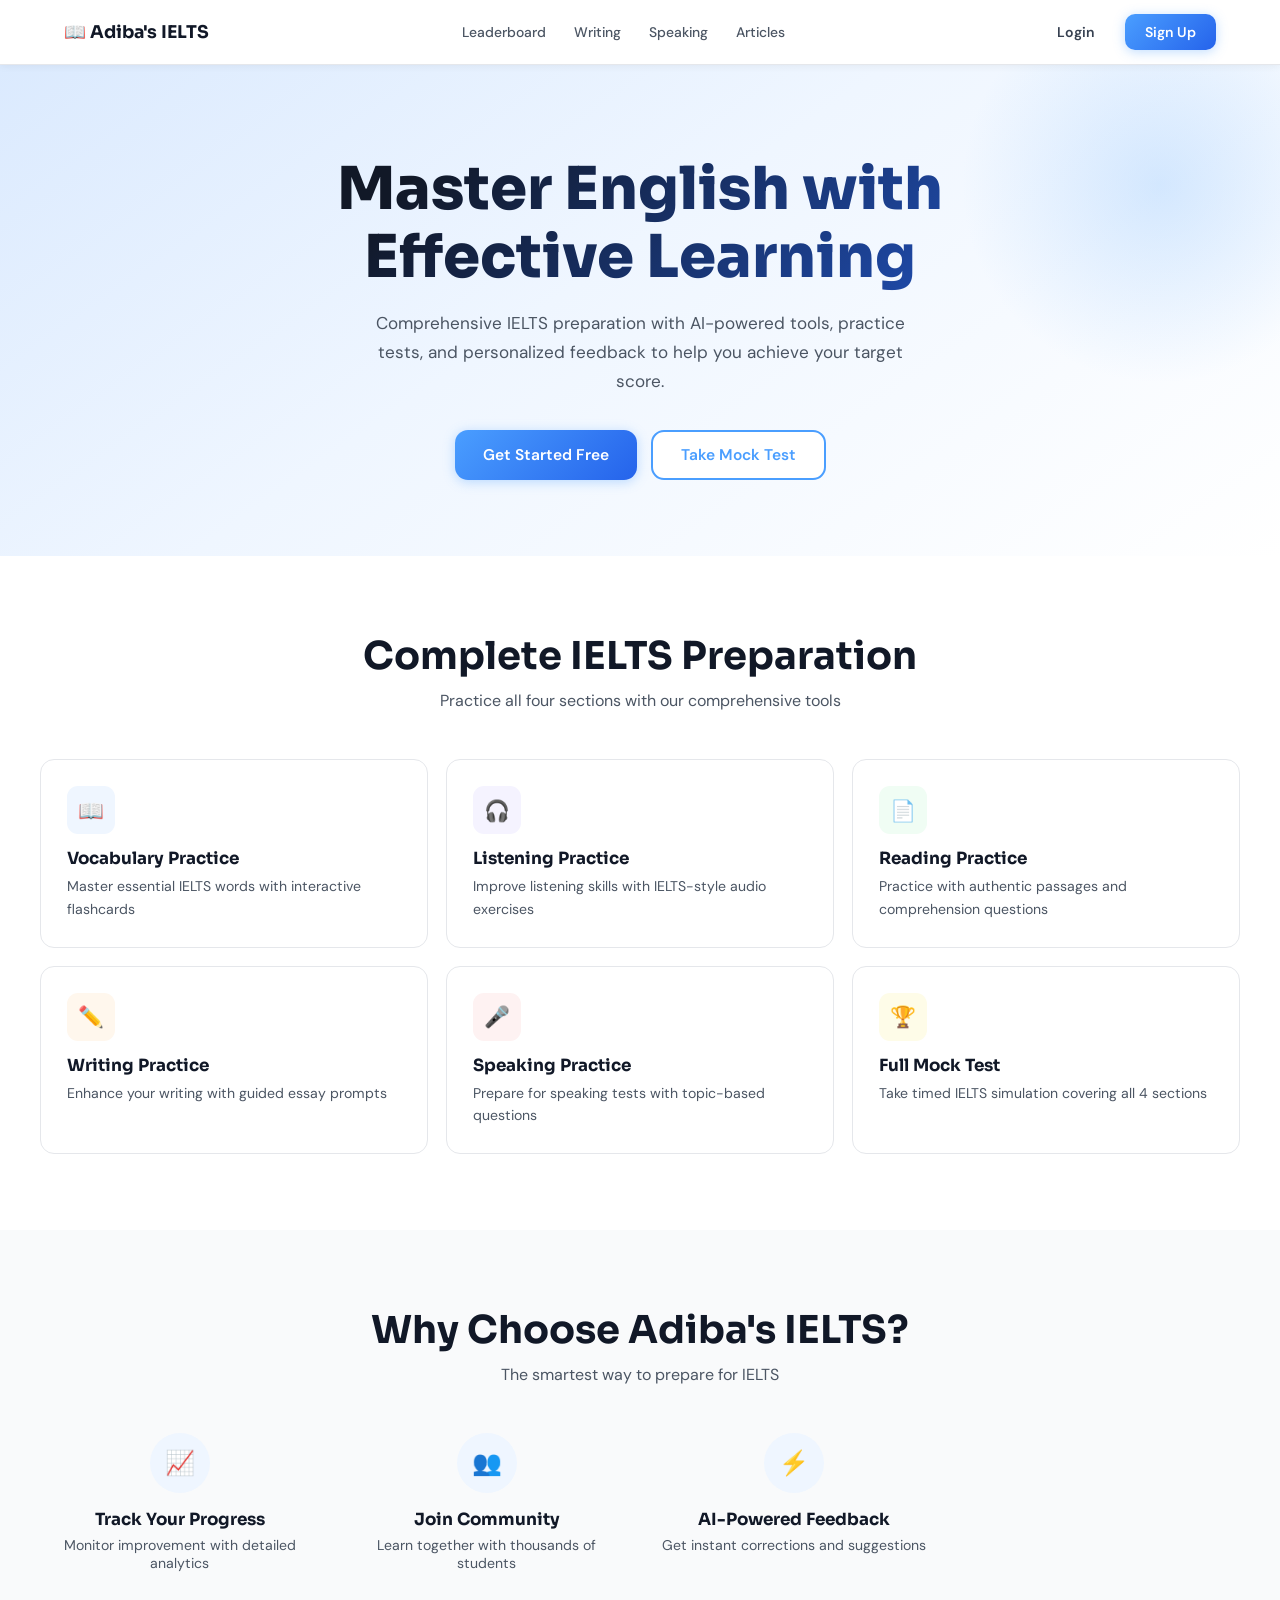
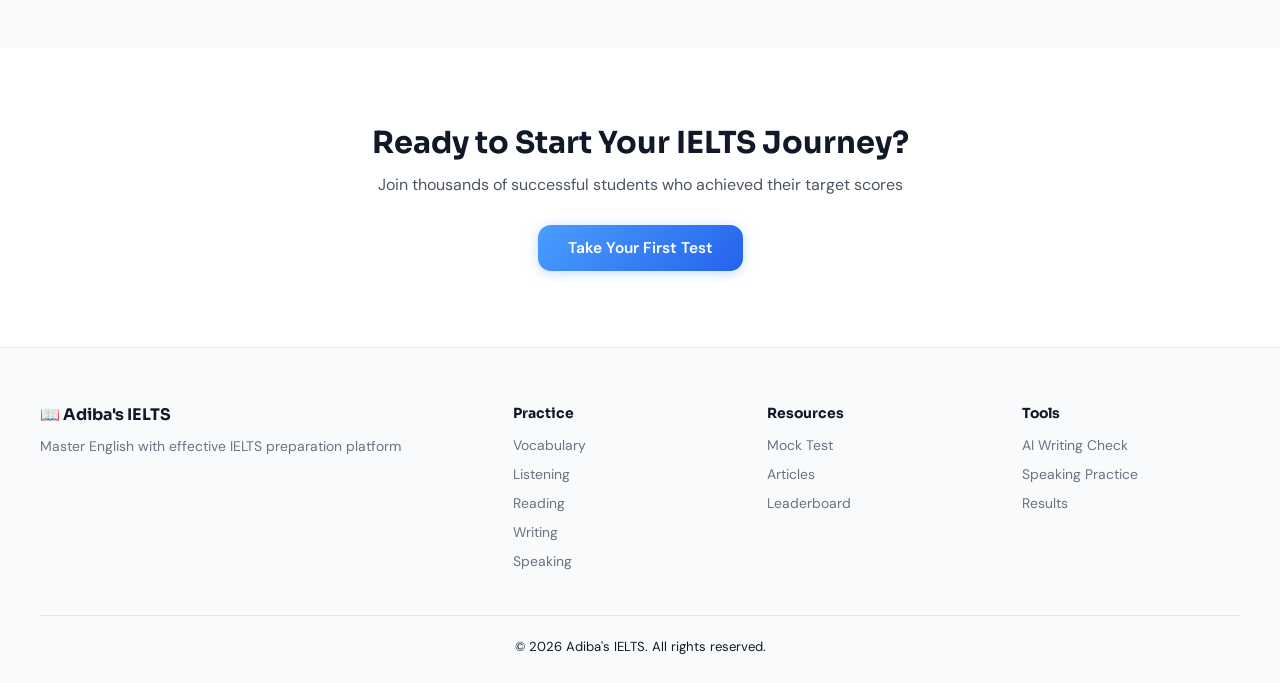
<file: index.html>
<!DOCTYPE html>
<html lang="en">
<head>
  <meta charset="UTF-8"/>
  <meta name="viewport" content="width=device-width,initial-scale=1.0"/>
  <title>Adiba's IELTS – Master English</title>
  <link href="https://fonts.googleapis.com/css2?family=Sora:wght@400;600;700;800&family=DM+Sans:wght@400;500;600&display=swap" rel="stylesheet"/>
  <link rel="stylesheet" href="style.css"/>
</head>
<body>

<!-- ═══════════════════════ NAV ═══════════════════════ -->
<nav>
  <div class="nav-inner">
    <div class="nav-logo" onclick="go('home')">📖 Adiba's IELTS</div>
    <div class="nav-links">
      <a onclick="go('leaderboard')">Leaderboard</a>
      <a onclick="go('writing')">Writing</a>
      <a onclick="go('speaking')">Speaking</a>
      <a onclick="go('articles')">Articles</a>
    </div>
    <div class="nav-auth" id="nav-auth">
      <span class="btn btn-ghost" onclick="go('login')">Login</span>
      <span class="btn btn-primary" onclick="go('signup')">Sign Up</span>
    </div>
  </div>
</nav>

<!-- ═══════════════════════ HOME ═══════════════════════ -->
<div id="pg-home" class="page active">
  <section class="hero">
    <h1>Master English with<br>Effective Learning</h1>
    <p>Comprehensive IELTS preparation with AI-powered tools, practice tests, and personalized feedback to help you achieve your target score.</p>
    <div class="hero-btns">
      <span class="btn btn-primary" onclick="go('signup')">Get Started Free</span>
      <span class="btn btn-outline" onclick="go('mock')">Take Mock Test</span>
    </div>
  </section>

  <section class="section">
    <div class="section-inner">
      <div class="sec-hdr">
        <h2>Complete IELTS Preparation</h2>
        <p>Practice all four sections with our comprehensive tools</p>
      </div>
      <div class="features-grid">
        <div class="feat-card" onclick="go('vocabulary')">
          <div class="feat-icon" style="background:#eff6ff">📖</div>
          <h3>Vocabulary Practice</h3>
          <p>Master essential IELTS words with interactive flashcards</p>
        </div>
        <div class="feat-card" onclick="go('listening')">
          <div class="feat-icon" style="background:#f5f3ff">🎧</div>
          <h3>Listening Practice</h3>
          <p>Improve listening skills with IELTS-style audio exercises</p>
        </div>
        <div class="feat-card" onclick="go('reading')">
          <div class="feat-icon" style="background:#f0fdf4">📄</div>
          <h3>Reading Practice</h3>
          <p>Practice with authentic passages and comprehension questions</p>
        </div>
        <div class="feat-card" onclick="go('writing')">
          <div class="feat-icon" style="background:#fff7ed">✏️</div>
          <h3>Writing Practice</h3>
          <p>Enhance your writing with guided essay prompts</p>
        </div>
        <div class="feat-card" onclick="go('speaking')">
          <div class="feat-icon" style="background:#fef2f2">🎤</div>
          <h3>Speaking Practice</h3>
          <p>Prepare for speaking tests with topic-based questions</p>
        </div>
        <div class="feat-card" onclick="go('mock')">
          <div class="feat-icon" style="background:#fefce8">🏆</div>
          <h3>Full Mock Test</h3>
          <p>Take timed IELTS simulation covering all 4 sections</p>
        </div>
      </div>
    </div>
  </section>

  <section class="section benefits-sec">
    <div class="section-inner">
      <div class="sec-hdr">
        <h2>Why Choose Adiba's IELTS?</h2>
        <p>The smartest way to prepare for IELTS</p>
      </div>
      <div class="benefits-grid">
        <div class="benefit"><div class="benefit-icon">📈</div><h3>Track Your Progress</h3><p>Monitor improvement with detailed analytics</p></div>
        <div class="benefit"><div class="benefit-icon">👥</div><h3>Join Community</h3><p>Learn together with thousands of students</p></div>
        <div class="benefit"><div class="benefit-icon">⚡</div><h3>AI-Powered Feedback</h3><p>Get instant corrections and suggestions</p></div>
      </div>
    </div>
  </section>

  <div class="cta-sec">
    <h2>Ready to Start Your IELTS Journey?</h2>
    <p>Join thousands of successful students who achieved their target scores</p>
    <span class="btn btn-primary cta-big" onclick="go('mock')">Take Your First Test</span>
  </div>

  <footer>
    <div class="footer-inner">
      <div class="footer-grid">
        <div class="footer-brand">
          <div class="footer-logo">📖 Adiba's IELTS</div>
          <p>Master English with effective IELTS preparation platform</p>
        </div>
        <div class="footer-col">
          <h3>Practice</h3>
          <ul>
            <li><a onclick="go('vocabulary')">Vocabulary</a></li>
            <li><a onclick="go('listening')">Listening</a></li>
            <li><a onclick="go('reading')">Reading</a></li>
            <li><a onclick="go('writing')">Writing</a></li>
            <li><a onclick="go('speaking')">Speaking</a></li>
          </ul>
        </div>
        <div class="footer-col">
          <h3>Resources</h3>
          <ul>
            <li><a onclick="go('mock')">Mock Test</a></li>
            <li><a onclick="go('articles')">Articles</a></li>
            <li><a onclick="go('leaderboard')">Leaderboard</a></li>
          </ul>
        </div>
        <div class="footer-col">
          <h3>Tools</h3>
          <ul>
            <li><a onclick="go('writing')">AI Writing Check</a></li>
            <li><a onclick="go('speaking')">Speaking Practice</a></li>
            <li><a onclick="go('leaderboard')">Results</a></li>
          </ul>
        </div>
      </div>
      <div class="footer-btm">© 2026 Adiba's IELTS. All rights reserved.</div>
    </div>
  </footer>
</div>

<!-- ═══════════════════════ VOCABULARY ═══════════════════════ -->
<div id="pg-vocabulary" class="page">
  <div class="prac-hdr">
    <h1>📖 Vocabulary Practice</h1>
    <p>Master essential IELTS words with interactive flashcards</p>
  </div>
  <div class="vocab-area">
    <div class="prog-wrap">
      <small><span id="vc-learned">0 learned</span><span id="vc-lbl">Card 1 of 6</span></small>
      <div class="prog-bar"><div class="prog-fill" id="vc-fill" style="width:16.6%"></div></div>
    </div>
    <div class="flashcard" id="flashcard" onclick="flipCard()">
      <div class="fc-inner">
        <div class="card-face card-front">
          <div class="fc-badge" id="vc-level">Intermediate</div>
          <div class="fc-word" id="vc-word">Abundant</div>
          <div class="fc-pos" id="vc-pos">Adjective</div>
        </div>
        <div class="card-face card-back">
          <div class="fc-def" id="vc-def">Existing or available in large quantities; plentiful</div>
          <div class="fc-ex" id="vc-ex">"The region has abundant natural resources."</div>
        </div>
      </div>
    </div>
    <div class="card-controls">
      <span class="btn btn-outline" onclick="prevCard()">← Previous</span>
      <span class="btn btn-muted" onclick="flipCard()">🔄 Flip</span>
      <span class="btn btn-primary" onclick="nextCard()">Next →</span>
    </div>
    <div class="card-learn-wrap">
      <span class="btn btn-green" onclick="markLearned()" id="vc-lbtn">✓ Mark as Learned</span>
    </div>
  </div>
</div>

<!-- ═══════════════════════ LISTENING ═══════════════════════ -->
<div id="pg-listening" class="page">
  <div class="prac-hdr">
    <h1>🎧 Listening Practice</h1>
    <p>Improve your listening skills with IELTS-style audio exercises</p>
  </div>
  <div class="listening-area">
    <div class="audio-player">
      <h3>Section 1 – Conversation at a Hotel</h3>
      <p>A guest is making a reservation. Listen carefully and answer the questions below.</p>
      <div class="audio-controls">
        <button class="play-btn" onclick="togglePlay(this)">▶</button>
        <div class="audio-bar">
          <div id="audio-prog" class="audio-progress"></div>
        </div>
        <span class="audio-time" id="audio-time">0:00 / 2:45</span>
      </div>
    </div>
    <div class="qs-list">
      <div class="q-box"><p>1. What type of room does the guest want?</p><label><input type="radio" name="lq1"> Single room</label><label><input type="radio" name="lq1"> Double room</label><label><input type="radio" name="lq1"> Suite</label><label><input type="radio" name="lq1"> Twin room</label></div>
      <div class="q-box"><p>2. How many nights will the guest stay?</p><label><input type="radio" name="lq2"> Two nights</label><label><input type="radio" name="lq2"> Three nights</label><label><input type="radio" name="lq2"> Five nights</label><label><input type="radio" name="lq2"> One week</label></div>
      <div class="q-box"><p>3. What special request does the guest make?</p><label><input type="radio" name="lq3"> Early check-in</label><label><input type="radio" name="lq3"> Airport pickup</label><label><input type="radio" name="lq3"> Quiet room</label><label><input type="radio" name="lq3"> Sea view</label></div>
      <span class="btn btn-primary btn-full" onclick="toast('Answers submitted! Great work 🎉')">Submit Answers</span>
    </div>
  </div>
</div>

<!-- ═══════════════════════ READING ═══════════════════════ -->
<div id="pg-reading" class="page">
  <div class="prac-hdr">
    <h1>📄 Reading Practice</h1>
    <p>Practice with authentic passages and comprehension questions</p>
  </div>
  <div class="reading-area">
    <div class="reading-passage">
      <h2>The Impact of Urban Green Spaces</h2>
      <p>Urban green spaces — parks, gardens, tree-lined streets, and other vegetated areas — play a critical role in the health and well-being of city residents. As urbanisation continues to accelerate globally, the value of these areas has become increasingly recognised by urban planners and public health researchers alike.</p>
      <p>Studies have consistently shown that access to green spaces is associated with lower levels of stress, improved mental health, and greater physical activity. A 2019 study published in <em>Scientific Reports</em> found that people who spent at least two hours per week in natural environments reported significantly higher levels of health and well-being compared to those who did not.</p>
      <p>Beyond individual health benefits, urban greenery provides what scientists call "ecosystem services" — benefits that healthy ecosystems provide to humans. These include air purification through the absorption of pollutants, temperature regulation via the "urban heat island" effect, flood mitigation through better water absorption, and the promotion of biodiversity.</p>
      <p>Despite these benefits, green spaces in cities face numerous threats. Rapid urban development, rising land values, and budget constraints often result in the reduction or degradation of existing parks and green corridors. This is particularly acute in lower-income neighbourhoods, where residents may have significantly less access to quality green spaces.</p>
      <p>Cities such as Singapore and Vienna have become global models for integrating nature into urban design, demonstrating that densely populated cities can prioritise greenery without sacrificing economic development.</p>
    </div>
    <div class="qs-list">
      <div class="q-box"><p>1. Minimum weekly time in nature linked to improved well-being?</p><label><input type="radio" name="rq1"> One hour</label><label><input type="radio" name="rq1"> Two hours</label><label><input type="radio" name="rq1"> Four hours</label><label><input type="radio" name="rq1"> Thirty minutes</label></div>
      <div class="q-box"><p>2. "Ecosystem services" include which of the following?</p><label><input type="radio" name="rq2"> Economic development</label><label><input type="radio" name="rq2"> Air purification</label><label><input type="radio" name="rq2"> Urban land value growth</label><label><input type="radio" name="rq2"> Increased tourism</label></div>
      <div class="q-box"><p>3. Which cities are cited as models for integrating nature?</p><label><input type="radio" name="rq3"> London and Tokyo</label><label><input type="radio" name="rq3"> New York and Dubai</label><label><input type="radio" name="rq3"> Singapore and Vienna</label><label><input type="radio" name="rq3"> Paris and Berlin</label></div>
      <div class="q-box"><p>4. Which groups have least access to green spaces?</p><label><input type="radio" name="rq4"> Elderly residents</label><label><input type="radio" name="rq4"> Children in schools</label><label><input type="radio" name="rq4"> Lower-income neighbourhoods</label><label><input type="radio" name="rq4"> City centre workers</label></div>
      <span class="btn btn-green btn-full" onclick="checkReading()">Submit Answers</span>
    </div>
  </div>
</div>

<!-- ═══════════════════════ WRITING ═══════════════════════ -->
<div id="pg-writing" class="page">
  <div class="prac-hdr">
    <h1>✏️ Writing Practice</h1>
    <p>Enhance your writing with guided essay prompts and feedback</p>
  </div>
  <div class="writing-layout">
    <div class="prompt-sidebar">
      <h3>Select a Prompt</h3>
      <button class="prompt-btn active" onclick="selPrompt(0,this)">
        <div class="ptype">Task 2 – Opinion Essay</div>
        <div class="ptask">Academic Writing</div>
      </button>
      <button class="prompt-btn" onclick="selPrompt(1,this)">
        <div class="ptype">Task 2 – Problem/Solution</div>
        <div class="ptask">Academic Writing</div>
      </button>
      <button class="prompt-btn" onclick="selPrompt(2,this)">
        <div class="ptype">Task 1 – Letter Writing</div>
        <div class="ptask">General Training</div>
      </button>
    </div>
    <div class="writing-main">
      <div class="card-box">
        <h2 id="wp-type">Task 2 – Opinion Essay</h2>
        <p id="wp-prompt">Some people believe that universities should focus on providing academic skills, while others think that universities should prepare students for their future careers. Discuss both views and give your own opinion.</p>
        <div class="tips-box">
          <h4>Tips:</h4>
          <ul id="wp-tips">
            <li>Write at least 250 words</li>
            <li>Include an introduction, body paragraphs, and conclusion</li>
            <li>Present both viewpoints before giving your opinion</li>
            <li>Use formal academic language</li>
          </ul>
        </div>
      </div>
      <div class="card-box">
        <div class="wc-row">
          <h3>Your Response</h3>
          <span class="wc" id="wc-disp">0 / 250 words</span>
        </div>
        <textarea id="essay-ta" placeholder="Start writing your response here..." oninput="updateWC()" rows="13"></textarea>
        <div class="essay-btns">
          <span class="btn btn-primary btn-flex" onclick="submitEssay()" id="sub-btn">📤 Submit for Review</span>
          <span class="btn btn-ghost btn-border" onclick="resetEssay()">↺ Reset</span>
        </div>
      </div>
      <div class="card-box text-center" id="essay-ok" style="display:none">
        <div class="success-icon">✅</div>
        <h3>Essay Submitted Successfully!</h3>
        <p class="success-sub">Your essay has been submitted for review.</p>
        <div class="essay-stats">
          <div class="stat-box blue"><div class="stat-val" id="final-wc">0</div><div class="stat-lbl">Total Words</div></div>
          <div class="stat-box purple"><div class="stat-val">2</div><div class="stat-lbl">Task Type</div></div>
          <div class="stat-box green"><div class="stat-val">✓</div><div class="stat-lbl">Completed</div></div>
        </div>
      </div>
    </div>
  </div>
</div>

<!-- ═══════════════════════ SPEAKING ═══════════════════════ -->
<div id="pg-speaking" class="page">
  <div class="prac-hdr">
    <h1>🎤 Speaking Practice</h1>
    <p>Prepare for speaking tests with topic-based questions</p>
  </div>
  <div class="speaking-area">
    <div class="q-grid">
      <div class="q-card active" onclick="selQ(0,this)"><div class="part-tag">Part 1</div><div class="q-text">Can you describe your hometown?</div></div>
      <div class="q-card" onclick="selQ(1,this)"><div class="part-tag">Part 1</div><div class="q-text">What do you do for work or study?</div></div>
      <div class="q-card" onclick="selQ(2,this)"><div class="part-tag">Part 2</div><div class="q-text">Describe a memorable journey you have taken.</div></div>
      <div class="q-card" onclick="selQ(3,this)"><div class="part-tag">Part 3</div><div class="q-text">How has technology changed the way people communicate?</div></div>
    </div>
    <div class="timer-box">
      <div class="t-num" id="spk-timer">2:00</div>
      <div class="t-lbl" id="spk-lbl">Press the mic to start recording</div>
      <button class="rec-btn" onclick="toggleRec(this)" id="rec-btn">🎤</button>
    </div>
    <div class="card-box">
      <h3 class="tips-title">Tips for this question</h3>
      <ul id="spk-tips" class="spk-tips-list">
        <li>Speak for 1–2 minutes</li>
        <li>Include details about location, size, and atmosphere</li>
        <li>Mention what makes it special or unique</li>
      </ul>
    </div>
  </div>
</div>

<!-- ═══════════════════════ MOCK TEST ═══════════════════════ -->
<div id="pg-mock" class="page">
  <div class="prac-hdr">
    <h1>🏆 Full Mock Test</h1>
    <p>Take a timed IELTS simulation covering all 4 sections</p>
  </div>
  <div class="mock-area">
    <div class="test-sections">
      <div class="test-sec-card"><div class="ts-icon">🎧</div><h3>Listening</h3><p>4 sections, 40 questions</p><span class="dur-badge">30 minutes</span></div>
      <div class="test-sec-card"><div class="ts-icon">📄</div><h3>Reading</h3><p>3 passages, 40 questions</p><span class="dur-badge">60 minutes</span></div>
      <div class="test-sec-card"><div class="ts-icon">✏️</div><h3>Writing</h3><p>2 tasks, academic/general</p><span class="dur-badge">60 minutes</span></div>
      <div class="test-sec-card"><div class="ts-icon">🎤</div><h3>Speaking</h3><p>3 parts, examiner interview</p><span class="dur-badge">11–14 minutes</span></div>
    </div>
    <div class="start-cta">
      <h2>Ready for your full IELTS simulation?</h2>
      <p>This timed mock test mirrors the real IELTS format. Make sure you have 3 hours available.</p>
      <span class="btn btn-white-blue" onclick="toast('Mock test starting… Good luck! 🍀')">Start Full Mock Test</span>
    </div>
  </div>
</div>

<!-- ═══════════════════════ LEADERBOARD ═══════════════════════ -->
<div id="pg-leaderboard" class="page">
  <div class="prac-hdr">
    <h1>🏆 Leaderboard</h1>
    <p>Top performers and their IELTS practice scores</p>
  </div>
  <div class="lb-area">
    <div class="lb-stats">
      <div class="lb-stat"><div class="icon-ring yellow">🏆</div><div class="lb-val accent">8.5</div><div class="lb-lbl">Highest Score</div></div>
      <div class="lb-stat"><div class="icon-ring blue">🎖️</div><div class="lb-val">1,247</div><div class="lb-lbl">Active Learners</div></div>
      <div class="lb-stat"><div class="icon-ring green">📈</div><div class="lb-val green-text">+18%</div><div class="lb-lbl">Avg Improvement</div></div>
    </div>
    <div class="lb-table">
      <div class="lb-row lb-hdr">
        <div>Rank</div><div>Student</div><div class="right">Score</div><div class="right">Tests</div><div class="right">Improvement</div>
      </div>
      <div class="lb-row"><div class="lb-rank">🥇</div><div class="lb-name-cell"><div class="lb-av av-blue">SC</div>Sarah Chen</div><div class="lb-score green-text">8.5</div><div class="lb-tests">12</div><div class="lb-improve">+15%</div></div>
      <div class="lb-row"><div class="lb-rank">🥈</div><div class="lb-name-cell"><div class="lb-av av-purple">MA</div>Mohammed Ali</div><div class="lb-score green-text">8.0</div><div class="lb-tests">10</div><div class="lb-improve">+12%</div></div>
      <div class="lb-row"><div class="lb-rank">🥉</div><div class="lb-name-cell"><div class="lb-av av-amber">EW</div>Emma Watson</div><div class="lb-score blue-text">7.5</div><div class="lb-tests">15</div><div class="lb-improve">+18%</div></div>
      <div class="lb-row"><div class="lb-rank muted">4</div><div class="lb-name-cell"><div class="lb-av av-cyan">CR</div>Carlos Rodriguez</div><div class="lb-score blue-text">7.5</div><div class="lb-tests">8</div><div class="lb-improve">+10%</div></div>
      <div class="lb-row"><div class="lb-rank muted">5</div><div class="lb-name-cell"><div class="lb-av av-red">YT</div>Yuki Tanaka</div><div class="lb-score orange-text">7.0</div><div class="lb-tests">14</div><div class="lb-improve">+20%</div></div>
      <div class="lb-row"><div class="lb-rank muted">6</div><div class="lb-name-cell"><div class="lb-av av-green">PS</div>Priya Sharma</div><div class="lb-score orange-text">7.0</div><div class="lb-tests">11</div><div class="lb-improve">+14%</div></div>
      <div class="lb-row"><div class="lb-rank muted">7</div><div class="lb-name-cell"><div class="lb-av av-indigo">JP</div>James Park</div><div class="lb-score orange-text">6.5</div><div class="lb-tests">9</div><div class="lb-improve">+8%</div></div>
      <div class="lb-row"><div class="lb-rank muted">8</div><div class="lb-name-cell"><div class="lb-av av-pink">SG</div>Sofia Garcia</div><div class="lb-score orange-text">6.5</div><div class="lb-tests">13</div><div class="lb-improve">+16%</div></div>
      <div class="lb-row"><div class="lb-rank muted">9</div><div class="lb-name-cell"><div class="lb-av av-blue">AH</div>Ahmed Hassan</div><div class="lb-score muted">6.0</div><div class="lb-tests">7</div><div class="lb-improve">+11%</div></div>
      <div class="lb-row"><div class="lb-rank muted">10</div><div class="lb-name-cell"><div class="lb-av av-sky">LZ</div>Lisa Zhang</div><div class="lb-score muted">6.0</div><div class="lb-tests">10</div><div class="lb-improve">+13%</div></div>
    </div>
  </div>
</div>

<!-- ═══════════════════════ ARTICLES ═══════════════════════ -->
<div id="pg-articles" class="page">
  <div class="prac-hdr">
    <h1>📰 Articles</h1>
    <p>Improve your reading and expand your knowledge</p>
  </div>
  <div class="articles-inner">
    <div class="features-grid">
      <div class="feat-card no-hover"><div class="feat-icon" style="background:#eff6ff">🌍</div><h3>Climate Change and Urban Life</h3><p>How rising temperatures are reshaping city planning and public health strategies worldwide.</p><span class="article-meta">Advanced · 8 min read</span></div>
      <div class="feat-card no-hover"><div class="feat-icon" style="background:#f0fdf4">🤖</div><h3>Artificial Intelligence in Education</h3><p>Exploring the potential of AI tutors, adaptive learning systems, and personalised curricula.</p><span class="article-meta">Intermediate · 6 min read</span></div>
      <div class="feat-card no-hover"><div class="feat-icon" style="background:#fff7ed">💼</div><h3>The Future of Remote Work</h3><p>Post-pandemic workplace trends, hybrid models, and implications for productivity and well-being.</p><span class="article-meta">Intermediate · 5 min read</span></div>
      <div class="feat-card no-hover"><div class="feat-icon" style="background:#f5f3ff">🧠</div><h3>Mental Health Awareness</h3><p>Breaking the stigma around mental health in academic environments and the workplace.</p><span class="article-meta">Intermediate · 7 min read</span></div>
      <div class="feat-card no-hover"><div class="feat-icon" style="background:#fef2f2">🌱</div><h3>Sustainable Agriculture</h3><p>Innovations in farming technology designed to feed a growing population while protecting ecosystems.</p><span class="article-meta">Advanced · 9 min read</span></div>
      <div class="feat-card no-hover"><div class="feat-icon" style="background:#fefce8">🚀</div><h3>Space Exploration in the 21st Century</h3><p>Commercial spaceflight, Mars missions, and what it means for the future of humanity.</p><span class="article-meta">Advanced · 10 min read</span></div>
    </div>
  </div>
</div>

<!-- ═══════════════════════ LOGIN ═══════════════════════ -->
<div id="pg-login" class="page">
  <div class="auth-wrap">
    <div class="auth-card">
      <div class="auth-logo">
        <div class="auth-icon">📖</div>
        <h1>Adiba's IELTS</h1>
        <p>Master English with Effective Learning</p>
      </div>
      <h2>Welcome Back</h2>
      <p class="auth-sub">Sign in to continue your learning journey</p>
      <div id="login-err" class="err-msg" style="display:none"></div>
      <div class="field">
        <label>Email Address</label>
        <div class="input-wrap"><span class="ico">📧</span><input type="email" id="login-email" placeholder="your.email@example.com"/></div>
      </div>
      <div class="field">
        <label>Password</label>
        <div class="input-wrap"><span class="ico">🔒</span><input type="password" id="login-pass" placeholder="••••••••"/></div>
      </div>
      <div class="forgot-row"><a class="forgot-link">Forgot password?</a></div>
      <span class="btn btn-primary btn-full" onclick="doLogin()">🔐 Sign In</span>
      <div class="auth-ftr">Don't have an account? <a onclick="go('signup')">Sign up for free</a></div>
    </div>
  </div>
</div>

<!-- ═══════════════════════ SIGNUP ═══════════════════════ -->
<div id="pg-signup" class="page">
  <div class="auth-wrap">
    <div class="auth-card">
      <div class="auth-logo">
        <div class="auth-icon">📖</div>
        <h1>Adiba's IELTS</h1>
        <p>Master English with Effective Learning</p>
      </div>
      <h2>Create Account</h2>
      <p class="auth-sub">Start your IELTS preparation journey today</p>
      <div id="signup-err" class="err-msg" style="display:none"></div>
      <div class="field">
        <label>Full Name</label>
        <div class="input-wrap"><span class="ico">👤</span><input type="text" id="signup-name" placeholder="Your full name"/></div>
      </div>
      <div class="field">
        <label>Email Address</label>
        <div class="input-wrap"><span class="ico">📧</span><input type="email" id="signup-email" placeholder="your.email@example.com"/></div>
      </div>
      <div class="field">
        <label>Password</label>
        <div class="input-wrap"><span class="ico">🔒</span><input type="password" id="signup-pass" placeholder="Min. 6 characters"/></div>
      </div>
      <span class="btn btn-primary btn-full" onclick="doSignup()">🚀 Create Account</span>
      <div class="auth-ftr">Already have an account? <a onclick="go('login')">Sign in</a></div>
    </div>
  </div>
</div>

<!-- TOAST -->
<div class="toast" id="toast-el"></div>

<script src="script.js"></script>
</body>
</html>
<div id="announcementBox"></div>

<script>
let announcement = localStorage.getItem("announcement");

if(announcement){
document.getElementById("announcementBox").innerText = announcement;
}
</script>
</file>
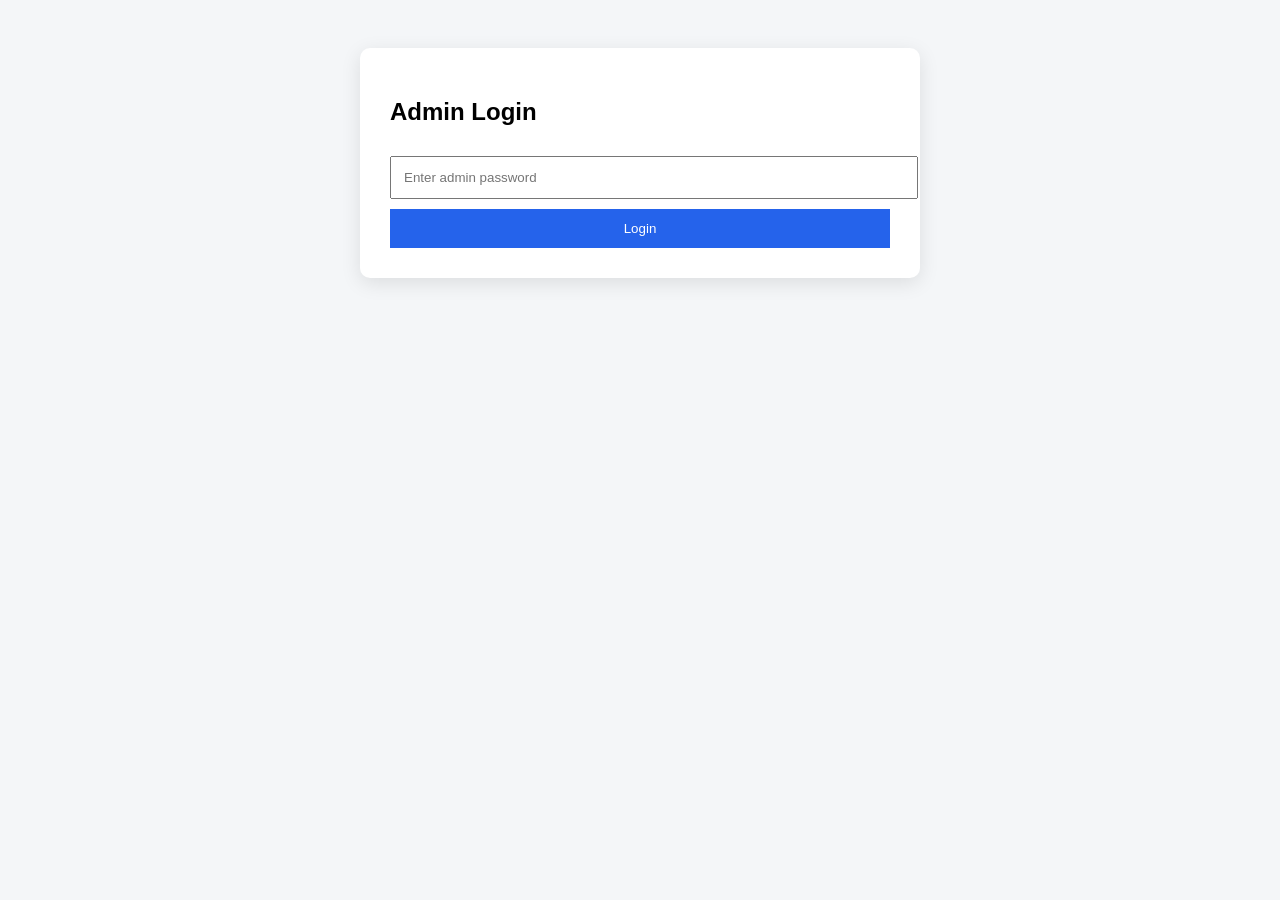
<file: ielts-site/admin.html>
<!DOCTYPE html>
<html lang="en">
<head>
<meta charset="UTF-8">
<title>Admin Dashboard</title>
<style>
body{
font-family: Arial;
background:#f4f6f8;
padding:40px;
}

.container{
max-width:500px;
margin:auto;
background:white;
padding:30px;
border-radius:10px;
box-shadow:0 5px 20px rgba(0,0,0,0.1);
}

input,button{
width:100%;
padding:12px;
margin-top:10px;
}

button{
background:#2563eb;
color:white;
border:none;
cursor:pointer;
}

#dashboard{
display:none;
margin-top:20px;
}
</style>
</head>

<body>

<div class="container">

<h2>Admin Login</h2>

<input type="password" id="password" placeholder="Enter admin password">
<button onclick="login()">Login</button>

<div id="dashboard">
<h3>Admin Dashboard</h3>

<p>Add new IELTS announcement:</p>

<input type="text" id="announcement" placeholder="Write announcement">

<button onclick="publish()">Publish</button>

<p id="result"></p>

</div>

</div>

<script>

function login(){
let pass = document.getElementById("password").value;

if(pass === "admin123"){
document.getElementById("dashboard").style.display="block";
}else{
alert("Wrong password");
}
}

function publish(){
let text = document.getElementById("announcement").value;

localStorage.setItem("announcement",text);

document.getElementById("result").innerText="Announcement saved!";
}

</script>

</body>
</html>
</file>
<file: style.css>
/* ═══════════════════════════════════════════════
   ADIBA'S IELTS — style.css
   ═══════════════════════════════════════════════ */

/* ─── Reset & Variables ─── */
*, *::before, *::after {
  box-sizing: border-box;
  margin: 0;
  padding: 0;
}

:root {
  --blue:        #4a9eff;
  --blue-dark:   #2563eb;
  --blue-light:  #eff6ff;
  --blue-mid:    #bfdbfe;
  --green:       #10b981;
  --red:         #ef4444;
  --purple:      #8b5cf6;
  --orange:      #f97316;
  --accent:      #f59e0b;
  --gray-50:     #f9fafb;
  --gray-100:    #f3f4f6;
  --gray-200:    #e5e7eb;
  --gray-300:    #d1d5db;
  --gray-500:    #6b7280;
  --gray-600:    #4b5563;
  --gray-700:    #374151;
  --gray-900:    #111827;
  --radius:      14px;
  --shadow:      0 4px 24px rgba(0, 0, 0, 0.07);
  --shadow-lg:   0 12px 40px rgba(0, 0, 0, 0.12);
}

body {
  font-family: 'DM Sans', sans-serif;
  background: #fff;
  color: var(--gray-900);
  min-height: 100vh;
  display: flex;
  flex-direction: column;
}

h1, h2, h3, h4 { font-family: 'Sora', sans-serif; }

/* ─── Pages ─── */
.page { display: none; flex: 1; }
.page.active { display: block; }

/* ─── Buttons ─── */
.btn {
  display: inline-flex;
  align-items: center;
  justify-content: center;
  gap: 7px;
  padding: 9px 20px;
  border-radius: 10px;
  font-size: 0.88rem;
  font-weight: 600;
  cursor: pointer;
  transition: all 0.18s;
  border: none;
  text-decoration: none;
  font-family: 'DM Sans', sans-serif;
}
.btn-primary {
  background: linear-gradient(135deg, var(--blue), var(--blue-dark));
  color: #fff;
  box-shadow: 0 2px 12px rgba(74, 158, 255, 0.35);
}
.btn-primary:hover {
  transform: translateY(-1px);
  box-shadow: 0 4px 18px rgba(74, 158, 255, 0.45);
}
.btn-outline {
  background: #fff;
  border: 2px solid var(--blue);
  color: var(--blue);
}
.btn-outline:hover { background: var(--blue-light); }
.btn-ghost { background: transparent; color: var(--gray-700); }
.btn-ghost:hover { background: var(--gray-100); }
.btn-muted { background: var(--gray-100); color: var(--gray-700); }
.btn-green { background: #f0fdf4; color: var(--green); border: 1.5px solid #bbf7d0; }
.btn-full { width: 100%; padding: 13px; }
.btn-flex { flex: 1; padding: 12px; }
.btn-border { border: 1.5px solid var(--gray-300); }
.btn-white-blue {
  background: #fff;
  color: #1e40af;
  padding: 13px 32px;
  font-size: 0.97rem;
  border-radius: 13px;
  font-weight: 700;
}
.cta-big { padding: 13px 30px; font-size: 0.97rem; border-radius: 13px; }

/* ─── Navigation ─── */
nav {
  position: sticky;
  top: 0;
  z-index: 100;
  background: rgba(255, 255, 255, 0.93);
  backdrop-filter: blur(12px);
  border-bottom: 1px solid var(--gray-200);
  box-shadow: 0 1px 8px rgba(0, 0, 0, 0.06);
}
.nav-inner {
  max-width: 1200px;
  margin: 0 auto;
  padding: 0 24px;
  display: flex;
  align-items: center;
  justify-content: space-between;
  height: 64px;
}
.nav-logo {
  display: flex;
  align-items: center;
  gap: 10px;
  font-family: 'Sora', sans-serif;
  font-weight: 700;
  font-size: 1.1rem;
  cursor: pointer;
  color: var(--gray-900);
  text-decoration: none;
}
.nav-links { display: flex; align-items: center; gap: 4px; }
.nav-links a {
  text-decoration: none;
  color: var(--gray-600);
  font-size: 0.87rem;
  padding: 7px 12px;
  border-radius: 9px;
  transition: all 0.18s;
  font-weight: 500;
  cursor: pointer;
}
.nav-links a:hover { background: var(--gray-100); color: var(--gray-900); }
.nav-auth { display: flex; align-items: center; gap: 10px; }

/* ─── Hero ─── */
.hero {
  background: linear-gradient(145deg, #dbeafe, #eff6ff 45%, #fff);
  padding: 90px 24px 76px;
  text-align: center;
  position: relative;
  overflow: hidden;
}
.hero::before {
  content: '';
  position: absolute;
  top: -80px; right: -80px;
  width: 400px; height: 400px;
  background: radial-gradient(circle, rgba(147, 197, 253, 0.35), transparent 70%);
  border-radius: 50%;
}
.hero h1 {
  font-size: clamp(2.1rem, 5vw, 3.7rem);
  font-weight: 800;
  line-height: 1.15;
  margin-bottom: 18px;
  background: linear-gradient(135deg, var(--gray-900) 30%, var(--blue-dark));
  -webkit-background-clip: text;
  -webkit-text-fill-color: transparent;
}
.hero p {
  font-size: 1.07rem;
  color: var(--gray-600);
  max-width: 550px;
  margin: 0 auto 34px;
  line-height: 1.7;
}
.hero-btns { display: flex; gap: 14px; justify-content: center; flex-wrap: wrap; }
.hero-btns .btn { padding: 13px 28px; font-size: 0.97rem; border-radius: 13px; }

/* ─── Sections ─── */
.section { padding: 76px 24px; }
.section-inner { max-width: 1200px; margin: 0 auto; }
.sec-hdr { text-align: center; margin-bottom: 48px; }
.sec-hdr h2 { font-size: clamp(1.7rem, 3vw, 2.4rem); font-weight: 700; margin-bottom: 10px; }
.sec-hdr p { color: var(--gray-600); }
.benefits-sec { background: var(--gray-50); }

/* ─── Feature Cards ─── */
.features-grid {
  display: grid;
  grid-template-columns: repeat(auto-fill, minmax(300px, 1fr));
  gap: 18px;
}
.feat-card {
  background: #fff;
  border: 1.5px solid var(--gray-200);
  border-radius: var(--radius);
  padding: 26px;
  cursor: pointer;
  transition: all 0.22s;
}
.feat-card:hover {
  box-shadow: var(--shadow-lg);
  transform: translateY(-3px);
  border-color: transparent;
}
.feat-card.no-hover { cursor: default; }
.feat-card.no-hover:hover { transform: none; box-shadow: none; border-color: var(--gray-200); }
.feat-icon {
  width: 48px; height: 48px;
  border-radius: 11px;
  display: flex; align-items: center; justify-content: center;
  margin-bottom: 14px;
  font-size: 1.3rem;
}
.feat-card h3 { font-size: 1.05rem; font-weight: 700; margin-bottom: 6px; transition: color 0.18s; }
.feat-card:hover h3 { color: var(--blue); }
.feat-card.no-hover:hover h3 { color: inherit; }
.feat-card p { font-size: 0.88rem; color: var(--gray-600); line-height: 1.6; margin-bottom: 0; }
.article-meta { font-size: 0.77rem; color: var(--gray-400); display: inline-block; margin-top: 8px; }

/* ─── Benefits ─── */
.benefits-grid {
  display: grid;
  grid-template-columns: repeat(auto-fill, minmax(260px, 1fr));
  gap: 28px;
}
.benefit { text-align: center; }
.benefit-icon {
  width: 60px; height: 60px;
  border-radius: 50%;
  background: var(--blue-light);
  display: flex; align-items: center; justify-content: center;
  margin: 0 auto 16px;
  font-size: 1.5rem;
}
.benefit h3 { font-size: 1.05rem; font-weight: 700; margin-bottom: 6px; }
.benefit p { font-size: 0.88rem; color: var(--gray-600); }

/* ─── CTA ─── */
.cta-sec { text-align: center; padding: 76px 24px; }
.cta-sec h2 { font-size: 1.9rem; font-weight: 700; margin-bottom: 12px; }
.cta-sec p { color: var(--gray-600); margin-bottom: 30px; }

/* ─── Footer ─── */
footer {
  background: var(--gray-50);
  border-top: 1px solid var(--gray-200);
  padding: 56px 24px 28px;
  margin-top: auto;
}
.footer-inner { max-width: 1200px; margin: 0 auto; }
.footer-grid {
  display: grid;
  grid-template-columns: 2fr 1fr 1fr 1fr;
  gap: 36px;
  margin-bottom: 36px;
}
.footer-logo { font-family: 'Sora', sans-serif; font-weight: 700; font-size: 1rem; margin-bottom: 10px; }
.footer-brand p { font-size: 0.87rem; color: var(--gray-500); line-height: 1.7; }
.footer-col h3 { font-size: 0.87rem; font-weight: 700; margin-bottom: 12px; }
.footer-col ul { list-style: none; }
.footer-col li { margin-bottom: 8px; }
.footer-col a { font-size: 0.87rem; color: var(--gray-500); cursor: pointer; transition: color 0.15s; text-decoration: none; }
.footer-col a:hover { color: var(--blue); }
.footer-btm { border-top: 1px solid var(--gray-200); padding-top: 22px; text-align: center; font-size: 0.82rem; color: var(--gray-400); }

/* ─── Practice Header ─── */
.prac-hdr {
  text-align: center;
  padding: 50px 24px 28px;
  border-bottom: 1px solid var(--gray-100);
}
.prac-hdr h1 { font-size: 2.1rem; font-weight: 800; margin-bottom: 8px; }
.prac-hdr p { color: var(--gray-600); }

/* ─── Card Box ─── */
.card-box {
  background: #fff;
  border: 1.5px solid var(--gray-200);
  border-radius: var(--radius);
  padding: 26px;
  box-shadow: var(--shadow);
}
.card-box h2 { font-size: 1.1rem; margin-bottom: 10px; }
.text-center { text-align: center; }

/* ─── Vocabulary ─── */
.vocab-area { max-width: 660px; margin: 44px auto; padding: 0 24px; }
.prog-wrap { margin-bottom: 26px; }
.prog-wrap small { display: flex; justify-content: space-between; font-size: 0.81rem; color: var(--gray-500); margin-bottom: 5px; }
.prog-bar { height: 6px; background: var(--gray-200); border-radius: 99px; overflow: hidden; }
.prog-fill { height: 100%; background: linear-gradient(90deg, var(--blue), var(--blue-dark)); border-radius: 99px; transition: width 0.4s; }

.flashcard { perspective: 1000px; height: 330px; cursor: pointer; margin-bottom: 26px; }
.fc-inner {
  position: relative; width: 100%; height: 100%;
  transform-style: preserve-3d;
  transition: transform 0.6s cubic-bezier(0.4, 0, 0.2, 1);
}
.flashcard.flipped .fc-inner { transform: rotateY(180deg); }
.card-face {
  position: absolute; width: 100%; height: 100%;
  backface-visibility: hidden;
  border-radius: 20px; padding: 38px 34px;
  display: flex; flex-direction: column; align-items: center; justify-content: center;
  text-align: center; box-shadow: var(--shadow-lg);
}
.card-front { background: linear-gradient(145deg, #1e40af, #3b82f6); color: #fff; }
.fc-badge {
  background: rgba(255, 255, 255, 0.2); color: #fff;
  font-size: 0.74rem; padding: 4px 12px; border-radius: 99px;
  margin-bottom: 22px; font-weight: 600;
}
.fc-word { font-size: 2.7rem; font-weight: 800; margin-bottom: 7px; }
.fc-pos { font-size: 0.88rem; opacity: 0.8; }
.card-back { background: #fff; transform: rotateY(180deg); border: 2px solid var(--gray-200); }
.fc-def { font-size: 1.08rem; line-height: 1.6; color: var(--gray-700); margin-bottom: 18px; font-weight: 500; }
.fc-ex { font-size: 0.88rem; color: var(--gray-500); font-style: italic; line-height: 1.6; padding: 11px 15px; background: var(--gray-50); border-radius: 10px; }

.card-controls { display: flex; gap: 12px; justify-content: center; margin-bottom: 18px; flex-wrap: wrap; }
.card-learn-wrap { text-align: center; }

/* ─── Questions (shared: listening + reading) ─── */
.qs-list { display: flex; flex-direction: column; gap: 16px; }
.q-box {
  background: #fff;
  border: 1.5px solid var(--gray-200);
  border-radius: var(--radius);
  padding: 20px;
  box-shadow: var(--shadow);
}
.q-box p { font-size: 0.88rem; font-weight: 600; margin-bottom: 10px; color: var(--gray-800); }
.q-box label {
  display: flex; align-items: center; gap: 9px;
  font-size: 0.87rem; color: var(--gray-700);
  margin-bottom: 7px; cursor: pointer;
  padding: 7px 9px; border-radius: 8px; transition: background 0.15s;
}
.q-box label:hover { background: var(--gray-50); }
.q-box input[type="radio"] { accent-color: var(--green); width: 15px; height: 15px; }

/* ─── Listening ─── */
.listening-area { max-width: 740px; margin: 0 auto; padding: 36px 24px; }
.audio-player {
  background: linear-gradient(135deg, #0f172a, #1e3a5f);
  border-radius: 20px; padding: 34px; color: #fff;
  text-align: center; margin-bottom: 24px;
}
.audio-player h3 { font-size: 1.08rem; margin-bottom: 5px; }
.audio-player p { font-size: 0.84rem; opacity: 0.6; margin-bottom: 26px; }
.audio-controls { display: flex; align-items: center; justify-content: center; gap: 14px; }
.play-btn {
  width: 52px; height: 52px; border-radius: 50%;
  background: var(--blue); border: none; cursor: pointer;
  font-size: 1.2rem; color: #fff;
  display: flex; align-items: center; justify-content: center;
  transition: transform 0.2s;
  box-shadow: 0 4px 16px rgba(74, 158, 255, 0.4);
}
.play-btn:hover { transform: scale(1.1); }
.audio-bar {
  flex: 1; height: 4px;
  background: rgba(255, 255, 255, 0.2);
  border-radius: 99px; max-width: 280px; cursor: pointer;
}
.audio-progress { height: 100%; background: var(--blue); border-radius: 99px; width: 0%; transition: width 0.5s; }
.audio-time { font-size: 0.81rem; opacity: 0.6; }

/* ─── Reading ─── */
.reading-area {
  max-width: 1100px; margin: 0 auto; padding: 36px 24px;
  display: grid; grid-template-columns: 1fr 1fr; gap: 24px;
}
.reading-passage {
  background: #fff; border: 1.5px solid var(--gray-200);
  border-radius: var(--radius); padding: 26px;
  max-height: 580px; overflow-y: auto; box-shadow: var(--shadow);
}
.reading-passage h2 { font-size: 1.1rem; margin-bottom: 14px; }
.reading-passage p { font-size: 0.88rem; line-height: 1.85; color: var(--gray-700); margin-bottom: 12px; }

/* ─── Writing ─── */
.writing-layout {
  max-width: 1200px; margin: 0 auto; padding: 36px 24px;
  display: grid; grid-template-columns: 272px 1fr; gap: 24px;
}
.prompt-sidebar {
  background: #fff; border: 1.5px solid var(--gray-200);
  border-radius: var(--radius); padding: 22px;
  height: fit-content; position: sticky; top: 80px;
}
.prompt-sidebar h3 { font-size: 0.97rem; font-weight: 700; margin-bottom: 14px; }
.prompt-btn {
  width: 100%; text-align: left; padding: 13px 15px;
  border: 2px solid var(--gray-200); border-radius: 11px;
  background: #fff; cursor: pointer; margin-bottom: 9px;
  transition: all 0.18s; font-family: 'DM Sans', sans-serif;
}
.prompt-btn:hover { border-color: var(--orange); }
.prompt-btn.active { border-color: var(--orange); background: #fff7ed; }
.ptype { font-size: 0.77rem; font-weight: 700; color: var(--orange); margin-bottom: 3px; }
.ptask { font-size: 0.82rem; color: var(--gray-600); }

.writing-main { display: flex; flex-direction: column; gap: 18px; }
.card-box #wp-prompt { line-height: 1.75; color: var(--gray-700); }
.tips-box { margin-top: 14px; background: #fff7ed; border-radius: 11px; padding: 14px 18px; }
.tips-box h4 { font-weight: 700; font-size: 0.87rem; margin-bottom: 7px; }
.tips-box ul { padding-left: 0; }
.tips-box li {
  list-style: none; font-size: 0.84rem; color: var(--gray-700);
  margin-bottom: 4px; padding-left: 15px; position: relative;
}
.tips-box li::before { content: '•'; color: var(--orange); position: absolute; left: 0; }

.wc-row { display: flex; justify-content: space-between; align-items: center; margin-bottom: 13px; }
.wc-row h3 { font-size: 0.97rem; font-weight: 700; }
.wc { font-size: 0.84rem; font-weight: 600; color: var(--gray-500); }
.wc.met { color: var(--green); }
textarea {
  width: 100%; border: 1.5px solid var(--gray-300); border-radius: 11px;
  padding: 15px; font-size: 0.93rem; font-family: 'DM Sans', sans-serif;
  resize: none; transition: border-color 0.18s; line-height: 1.7; min-height: 300px;
}
textarea:focus { outline: none; border-color: var(--blue); box-shadow: 0 0 0 3px rgba(74, 158, 255, 0.13); }
textarea:disabled { background: var(--gray-50); cursor: not-allowed; }
.essay-btns { display: flex; gap: 11px; margin-top: 14px; }

.success-icon { font-size: 2.8rem; margin-bottom: 14px; }
.success-sub { color: var(--gray-500); margin-top: 7px; font-size: 0.88rem; }
.essay-stats { display: grid; grid-template-columns: 1fr 1fr 1fr; gap: 12px; margin-top: 22px; }
.stat-box { border-radius: 12px; padding: 16px; }
.stat-box.blue { background: var(--blue-light); }
.stat-box.purple { background: #f5f3ff; }
.stat-box.green { background: #f0fdf4; }
.stat-val { font-size: 1.4rem; font-weight: 800; }
.stat-box.blue .stat-val { color: var(--blue); }
.stat-box.purple .stat-val { color: var(--purple); }
.stat-box.green .stat-val { color: var(--green); }
.stat-lbl { font-size: 0.79rem; color: var(--gray-500); }

/* ─── Speaking ─── */
.speaking-area { max-width: 880px; margin: 0 auto; padding: 36px 24px; }
.q-grid { display: grid; grid-template-columns: 1fr 1fr; gap: 14px; margin-bottom: 24px; }
.q-card {
  background: #fff; border: 1.5px solid var(--gray-200);
  border-radius: var(--radius); padding: 18px; cursor: pointer; transition: all 0.18s;
}
.q-card:hover, .q-card.active { border-color: var(--red); background: #fff5f5; }
.part-tag { font-size: 0.74rem; font-weight: 700; color: var(--red); margin-bottom: 5px; }
.q-text { font-size: 0.87rem; color: var(--gray-700); line-height: 1.5; }

.timer-box {
  background: linear-gradient(135deg, #0f172a, #1e3a5f);
  border-radius: 20px; padding: 34px; color: #fff;
  text-align: center; margin-bottom: 18px;
}
.t-num { font-size: 3.8rem; font-weight: 800; font-family: 'Sora', monospace; letter-spacing: 0.04em; }
.t-lbl { font-size: 0.87rem; opacity: 0.6; margin-top: 4px; }
.rec-btn {
  width: 74px; height: 74px; border-radius: 50%; border: none; cursor: pointer;
  display: flex; align-items: center; justify-content: center;
  margin: 22px auto 0; font-size: 1.7rem;
  background: linear-gradient(135deg, var(--red), #c0392b);
  box-shadow: 0 4px 18px rgba(239, 68, 68, 0.4); transition: all 0.2s;
}
.rec-btn:hover { transform: scale(1.08); }
.rec-btn.recording { animation: pulse 1.4s infinite; }
@keyframes pulse {
  0%, 100% { box-shadow: 0 4px 18px rgba(239, 68, 68, 0.4); }
  50%       { box-shadow: 0 4px 30px rgba(239, 68, 68, 0.7); }
}
.tips-title { font-weight: 700; margin-bottom: 11px; }
.spk-tips-list { padding-left: 0; }
.spk-tips-list li {
  list-style: none; font-size: 0.87rem; color: var(--gray-700);
  margin-bottom: 7px; padding-left: 14px; position: relative;
}
.spk-tips-list li::before { content: '•'; color: var(--red); position: absolute; left: 0; }

/* ─── Mock Test ─── */
.mock-area { max-width: 740px; margin: 0 auto; padding: 36px 24px; }
.test-sections { display: grid; grid-template-columns: 1fr 1fr; gap: 14px; margin-bottom: 28px; }
.test-sec-card {
  background: #fff; border: 1.5px solid var(--gray-200);
  border-radius: var(--radius); padding: 22px; text-align: center;
}
.ts-icon { font-size: 1.9rem; margin-bottom: 10px; }
.test-sec-card h3 { font-weight: 700; margin-bottom: 5px; }
.test-sec-card p { font-size: 0.84rem; color: var(--gray-500); }
.dur-badge {
  font-size: 0.79rem; background: var(--blue-light); color: var(--blue);
  border-radius: 99px; padding: 3px 10px; display: inline-block;
  margin-top: 9px; font-weight: 600;
}
.start-cta {
  background: linear-gradient(145deg, #1e40af, #3b82f6);
  border-radius: 20px; padding: 38px; text-align: center; color: #fff;
}
.start-cta h2 { font-size: 1.45rem; font-weight: 800; margin-bottom: 9px; }
.start-cta p { opacity: 0.8; margin-bottom: 22px; font-size: 0.93rem; }

/* ─── Leaderboard ─── */
.lb-area { max-width: 880px; margin: 0 auto; padding: 36px 24px; }
.lb-stats { display: grid; grid-template-columns: repeat(3, 1fr); gap: 16px; margin-bottom: 28px; }
.lb-stat {
  background: #fff; border: 1.5px solid var(--gray-200);
  border-radius: var(--radius); padding: 22px; text-align: center; box-shadow: var(--shadow);
}
.icon-ring {
  width: 46px; height: 46px; border-radius: 50%;
  display: flex; align-items: center; justify-content: center;
  margin: 0 auto 10px; font-size: 1.2rem;
}
.icon-ring.yellow { background: #fefce8; }
.icon-ring.blue { background: var(--blue-light); }
.icon-ring.green { background: #f0fdf4; }
.lb-val { font-size: 1.65rem; font-weight: 800; }
.lb-lbl { font-size: 0.81rem; color: var(--gray-500); margin-top: 2px; }

.lb-table {
  background: #fff; border: 1.5px solid var(--gray-200);
  border-radius: var(--radius); overflow: hidden; box-shadow: var(--shadow);
}
.lb-row {
  display: grid;
  grid-template-columns: 56px 1fr 90px 76px 96px;
  align-items: center; padding: 14px 22px;
  border-bottom: 1px solid var(--gray-100); transition: background 0.15s;
}
.lb-row:last-child { border-bottom: none; }
.lb-row:hover { background: var(--gray-50); }
.lb-hdr {
  background: var(--gray-50); font-size: 0.77rem; font-weight: 700;
  color: var(--gray-500); text-transform: uppercase; letter-spacing: 0.05em;
}
.lb-rank { font-weight: 700; text-align: center; }
.lb-rank.muted { color: var(--gray-600); }
.lb-av {
  width: 34px; height: 34px; border-radius: 50%;
  color: #fff; font-size: 0.73rem; font-weight: 700;
  display: flex; align-items: center; justify-content: center; margin-right: 11px;
}
.lb-name-cell { display: flex; align-items: center; }
.av-blue   { background: linear-gradient(135deg, #4a9eff, #2563eb); }
.av-purple { background: linear-gradient(135deg, #7c3aed, #6d28d9); }
.av-amber  { background: linear-gradient(135deg, #d97706, #b45309); }
.av-cyan   { background: linear-gradient(135deg, #0891b2, #0e7490); }
.av-red    { background: linear-gradient(135deg, #dc2626, #b91c1c); }
.av-green  { background: linear-gradient(135deg, #16a34a, #15803d); }
.av-indigo { background: linear-gradient(135deg, #6366f1, #4f46e5); }
.av-pink   { background: linear-gradient(135deg, #db2777, #be185d); }
.av-sky    { background: linear-gradient(135deg, #0284c7, #0369a1); }
.lb-score { font-weight: 700; text-align: right; }
.lb-tests { font-size: 0.87rem; color: var(--gray-500); text-align: right; }
.lb-improve { font-size: 0.84rem; font-weight: 600; color: var(--green); text-align: right; }
.right { text-align: right; }

/* ─── Articles ─── */
.articles-inner { max-width: 1000px; margin: 0 auto; padding: 36px 24px; }

/* ─── Auth ─── */
.auth-wrap {
  min-height: 100vh; display: flex; align-items: center; justify-content: center;
  background: linear-gradient(145deg, #dbeafe, #eff6ff 40%, #fff); padding: 36px 24px;
}
.auth-card {
  background: #fff; border-radius: 24px; box-shadow: var(--shadow-lg);
  padding: 42px 38px; width: 100%; max-width: 430px; border: 1px solid var(--gray-100);
}
.auth-logo { text-align: center; margin-bottom: 30px; }
.auth-icon {
  width: 62px; height: 62px; border-radius: 18px;
  background: linear-gradient(135deg, var(--blue), var(--blue-dark));
  display: flex; align-items: center; justify-content: center;
  margin: 0 auto 14px; font-size: 1.7rem;
  box-shadow: 0 4px 20px rgba(74, 158, 255, 0.35);
}
.auth-logo h1 { font-size: 1.55rem; font-weight: 800; }
.auth-logo p { font-size: 0.87rem; color: var(--gray-500); margin-top: 3px; }
.auth-card h2 { font-size: 1.35rem; font-weight: 700; margin-bottom: 4px; }
.auth-sub { font-size: 0.87rem; color: var(--gray-500); margin-bottom: 26px; }

.field { margin-bottom: 16px; }
.field label { display: block; font-size: 0.84rem; font-weight: 600; color: var(--gray-700); margin-bottom: 6px; }
.input-wrap { position: relative; }
.input-wrap .ico { position: absolute; left: 13px; top: 50%; transform: translateY(-50%); font-size: 0.95rem; opacity: 0.5; }
.input-wrap input {
  width: 100%; padding: 12px 14px 12px 42px;
  border: 1.5px solid var(--gray-200); border-radius: 11px;
  font-size: 0.93rem; font-family: 'DM Sans', sans-serif;
  background: var(--gray-50); transition: all 0.18s;
}
.input-wrap input:focus { outline: none; border-color: var(--blue); background: #fff; box-shadow: 0 0 0 3px rgba(74, 158, 255, 0.12); }
.forgot-row { text-align: right; margin-bottom: 16px; }
.forgot-link { font-size: 0.84rem; color: var(--blue); font-weight: 600; cursor: pointer; }
.err-msg {
  background: #fef2f2; border: 1px solid #fecaca; color: #b91c1c;
  border-radius: 10px; padding: 11px 15px; font-size: 0.84rem; margin-bottom: 14px;
}
.auth-ftr { text-align: center; margin-top: 22px; font-size: 0.87rem; color: var(--gray-500); }
.auth-ftr a { color: var(--blue); text-decoration: none; font-weight: 600; cursor: pointer; }

/* ─── Color Utilities ─── */
.accent      { color: var(--accent); }
.green-text  { color: var(--green); }
.blue-text   { color: var(--blue); }
.orange-text { color: var(--orange); }
.muted       { color: var(--gray-500); }

/* ─── Toast ─── */
.toast {
  position: fixed; bottom: 26px; right: 26px;
  background: var(--gray-900); color: #fff;
  padding: 13px 19px; border-radius: 12px;
  font-size: 0.88rem; font-weight: 500;
  box-shadow: 0 8px 30px rgba(0, 0, 0, 0.25);
  transform: translateY(20px); opacity: 0;
  transition: all 0.3s; z-index: 999; max-width: 310px;
}
.toast.show { transform: translateY(0); opacity: 1; }

/* ─── Responsive ─── */
@media (max-width: 900px) {
  .nav-links { display: none; }
  .features-grid { grid-template-columns: 1fr; }
  .writing-layout { grid-template-columns: 1fr; }
  .prompt-sidebar { position: static; }
  .q-grid { grid-template-columns: 1fr; }
  .test-sections { grid-template-columns: 1fr; }
  .footer-grid { grid-template-columns: 1fr 1fr; }
  .lb-stats { grid-template-columns: 1fr; }
  .lb-row { grid-template-columns: 44px 1fr 80px; }
  .lb-tests, .lb-improve { display: none; }
  .reading-area { grid-template-columns: 1fr; }
  .reading-passage { max-height: 300px; }
}

@media (max-width: 520px) {
  .auth-card { padding: 30px 22px; }
  .hero { padding: 60px 18px 52px; }
  .footer-grid { grid-template-columns: 1fr; }
  .essay-stats { grid-template-columns: 1fr; }
  .lb-row { grid-template-columns: 44px 1fr 70px; }
}
</file>
